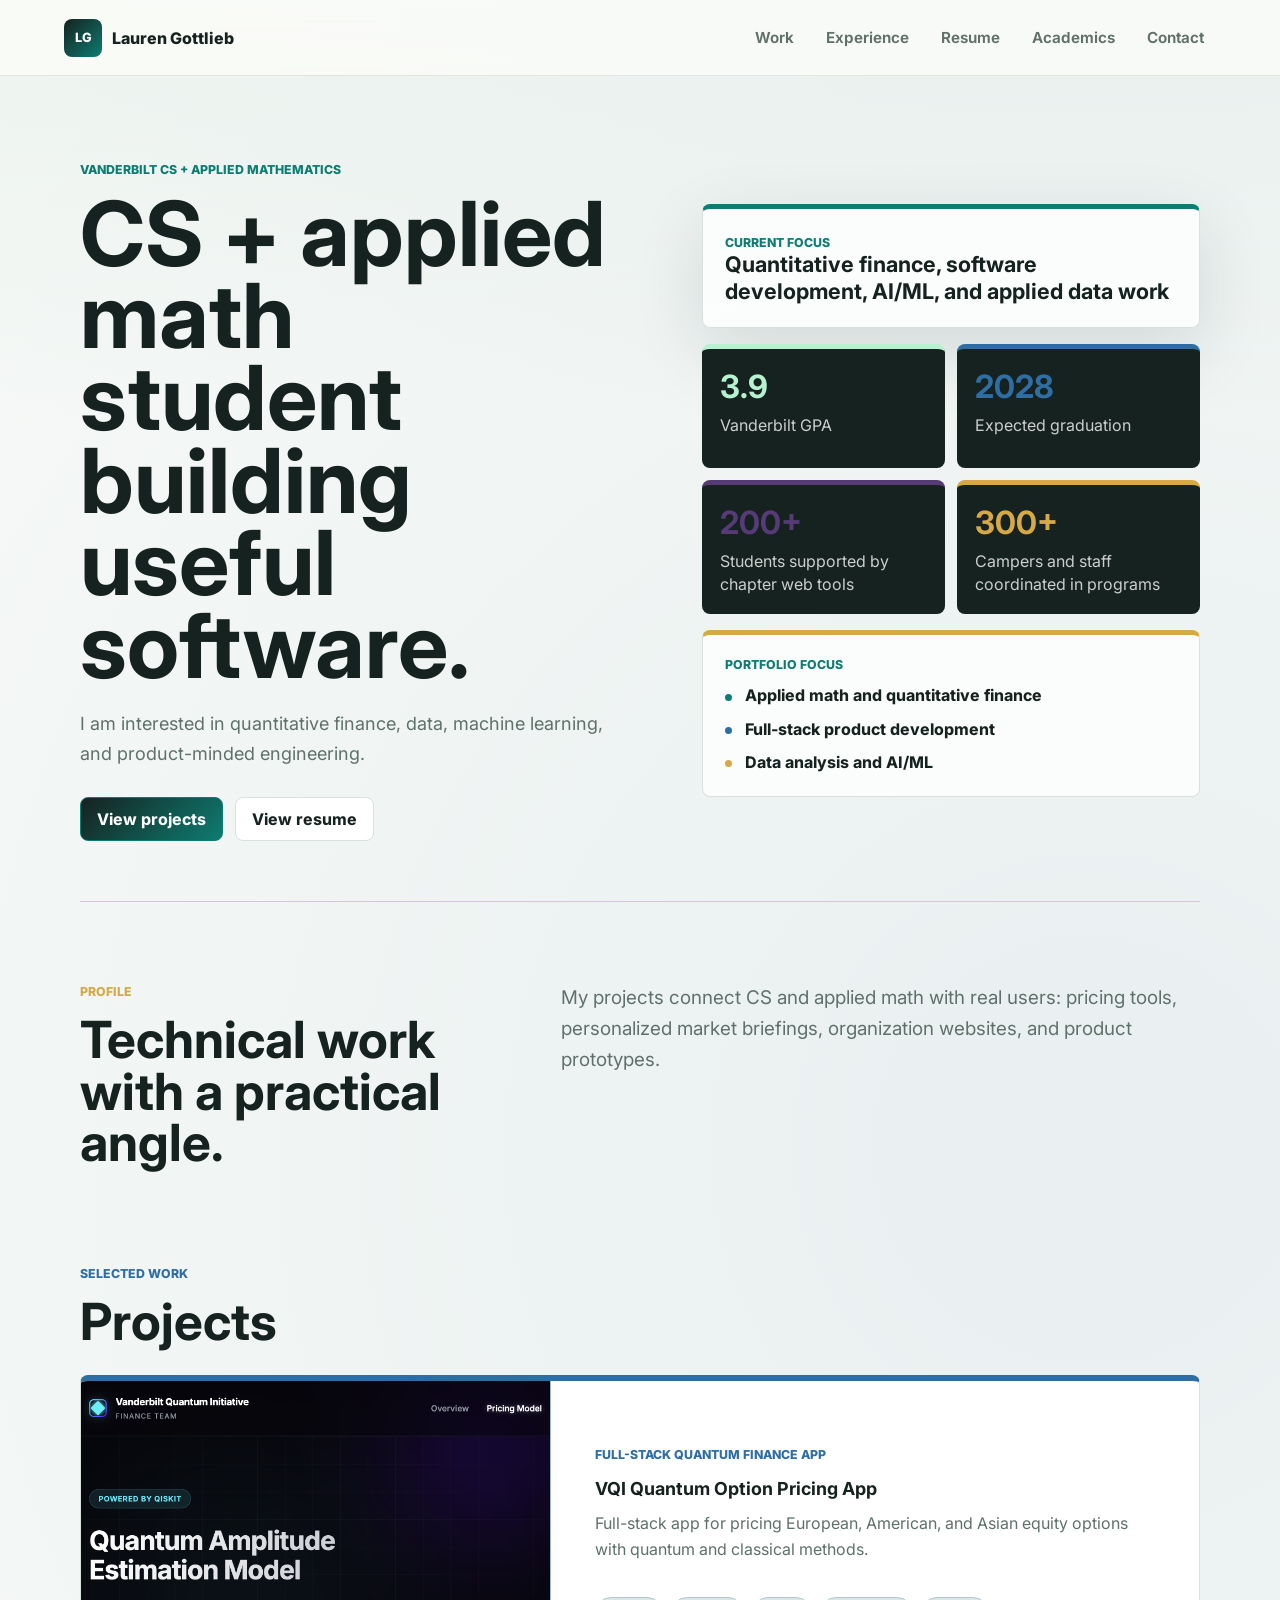
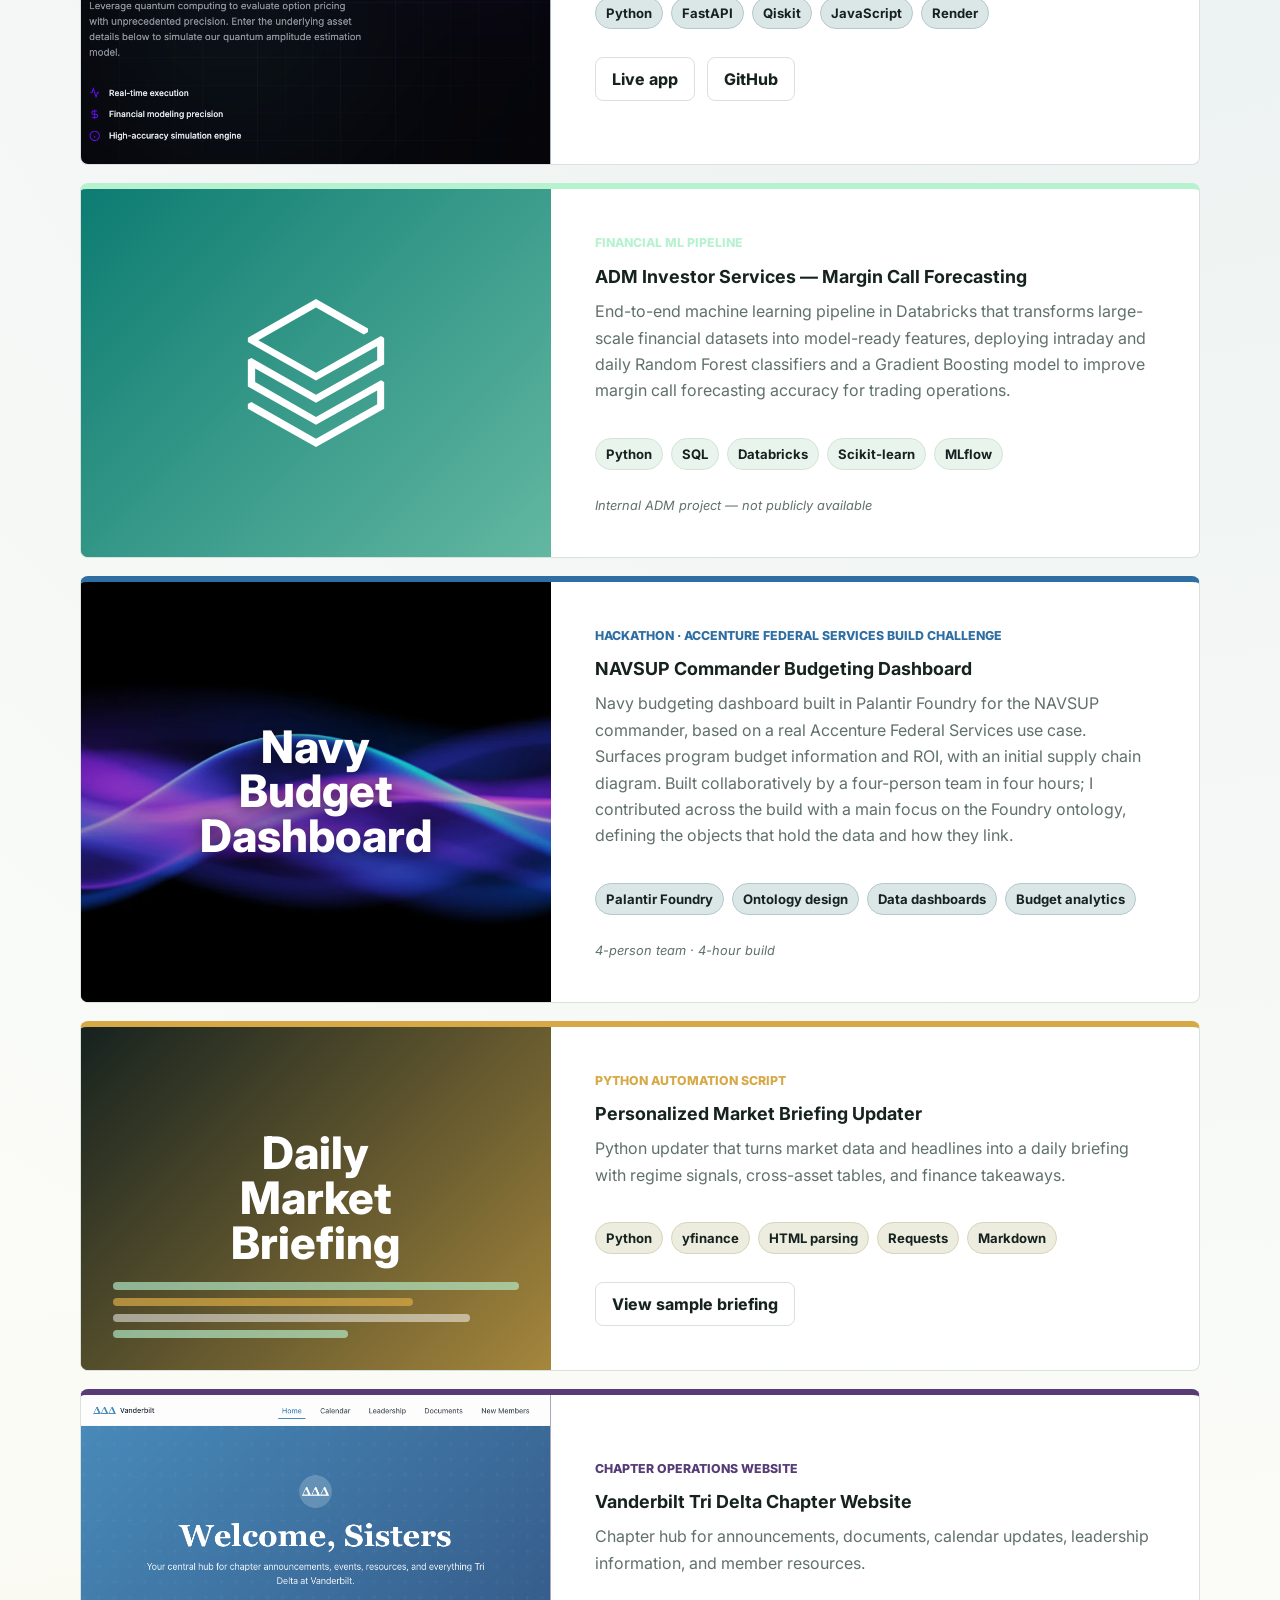
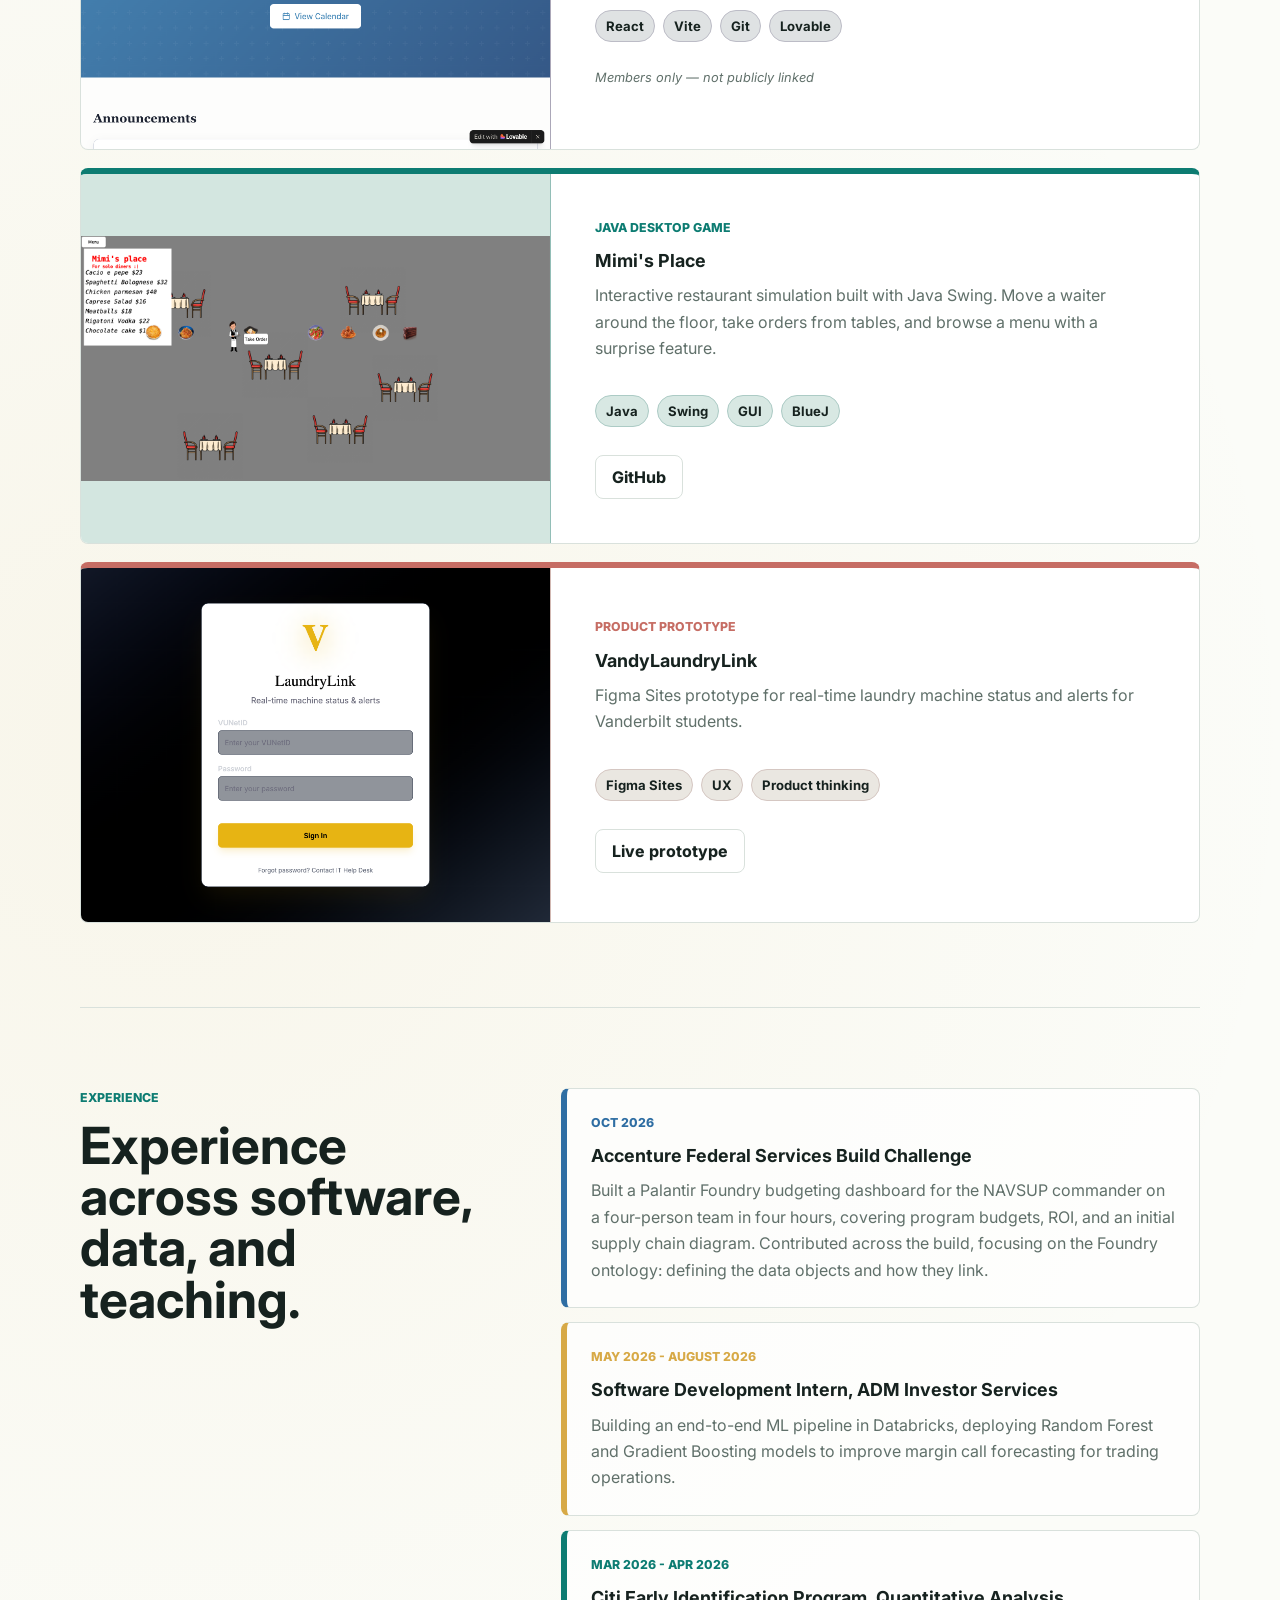
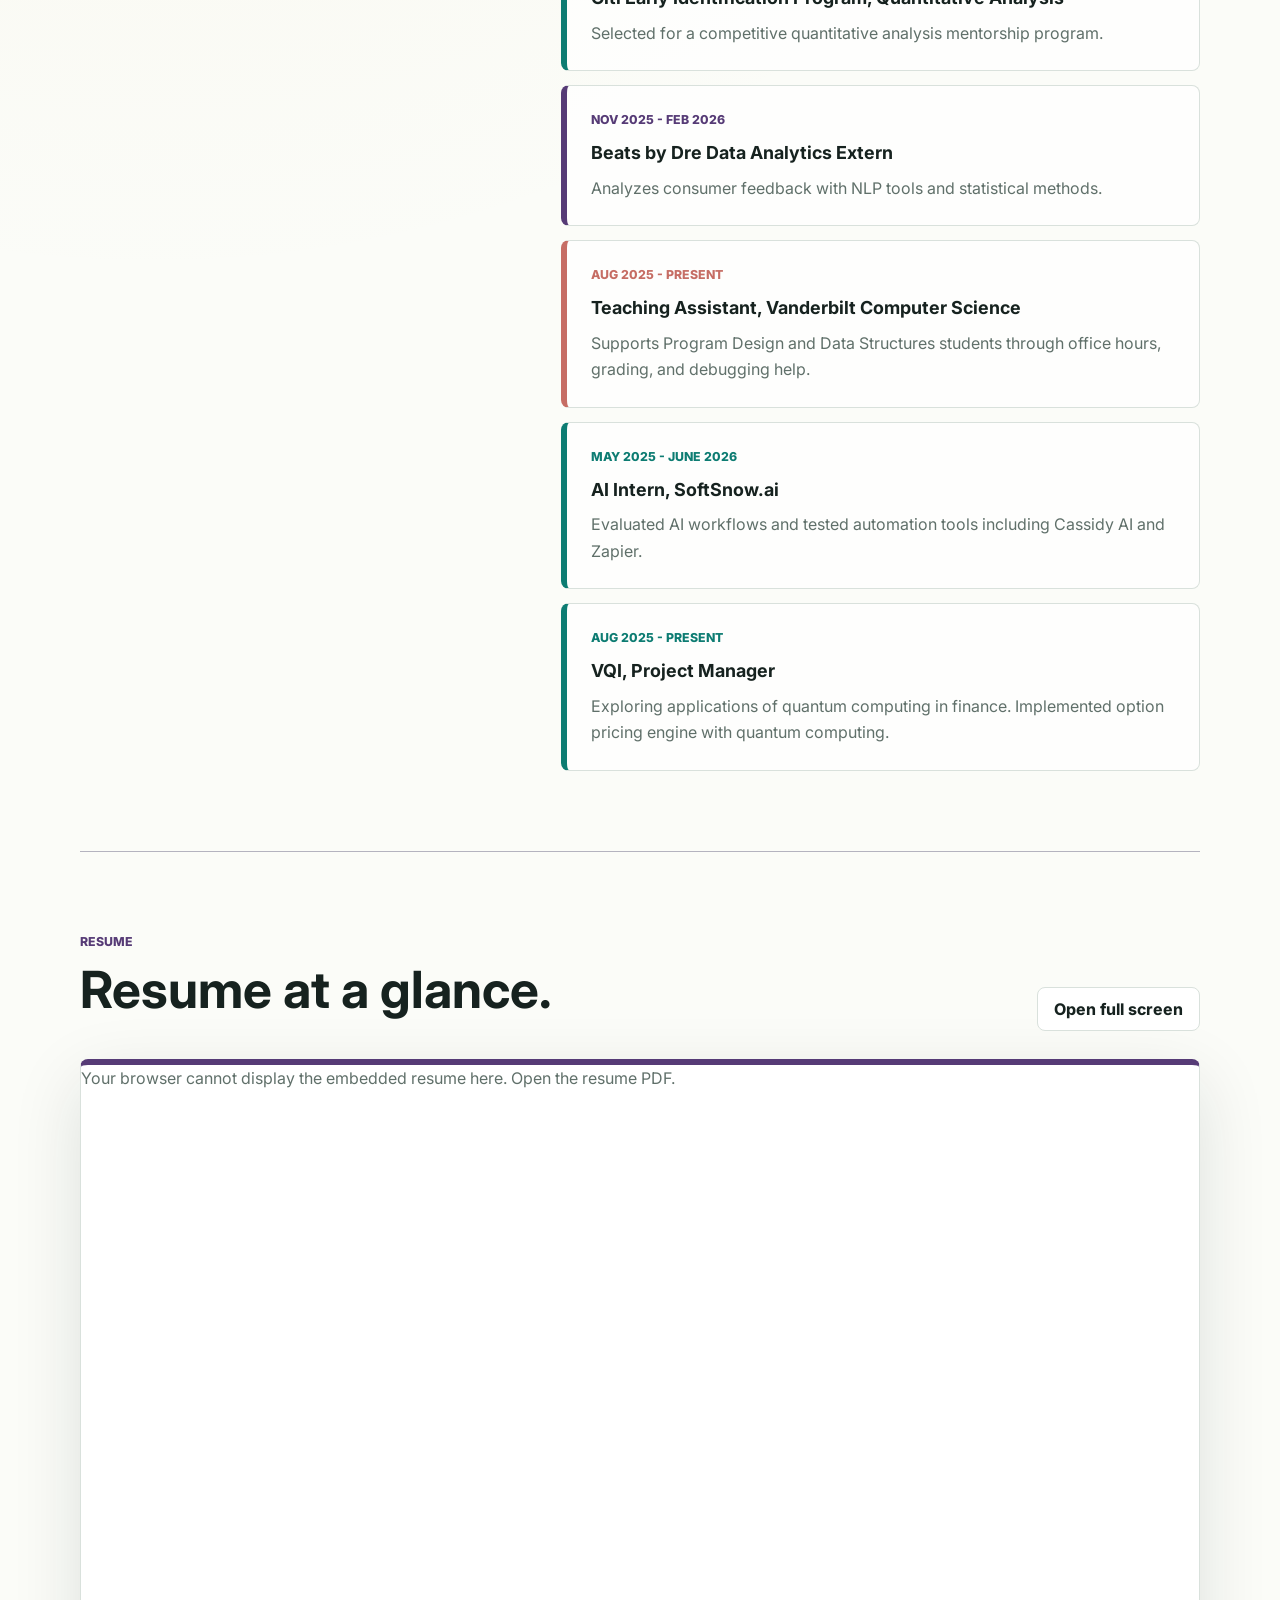
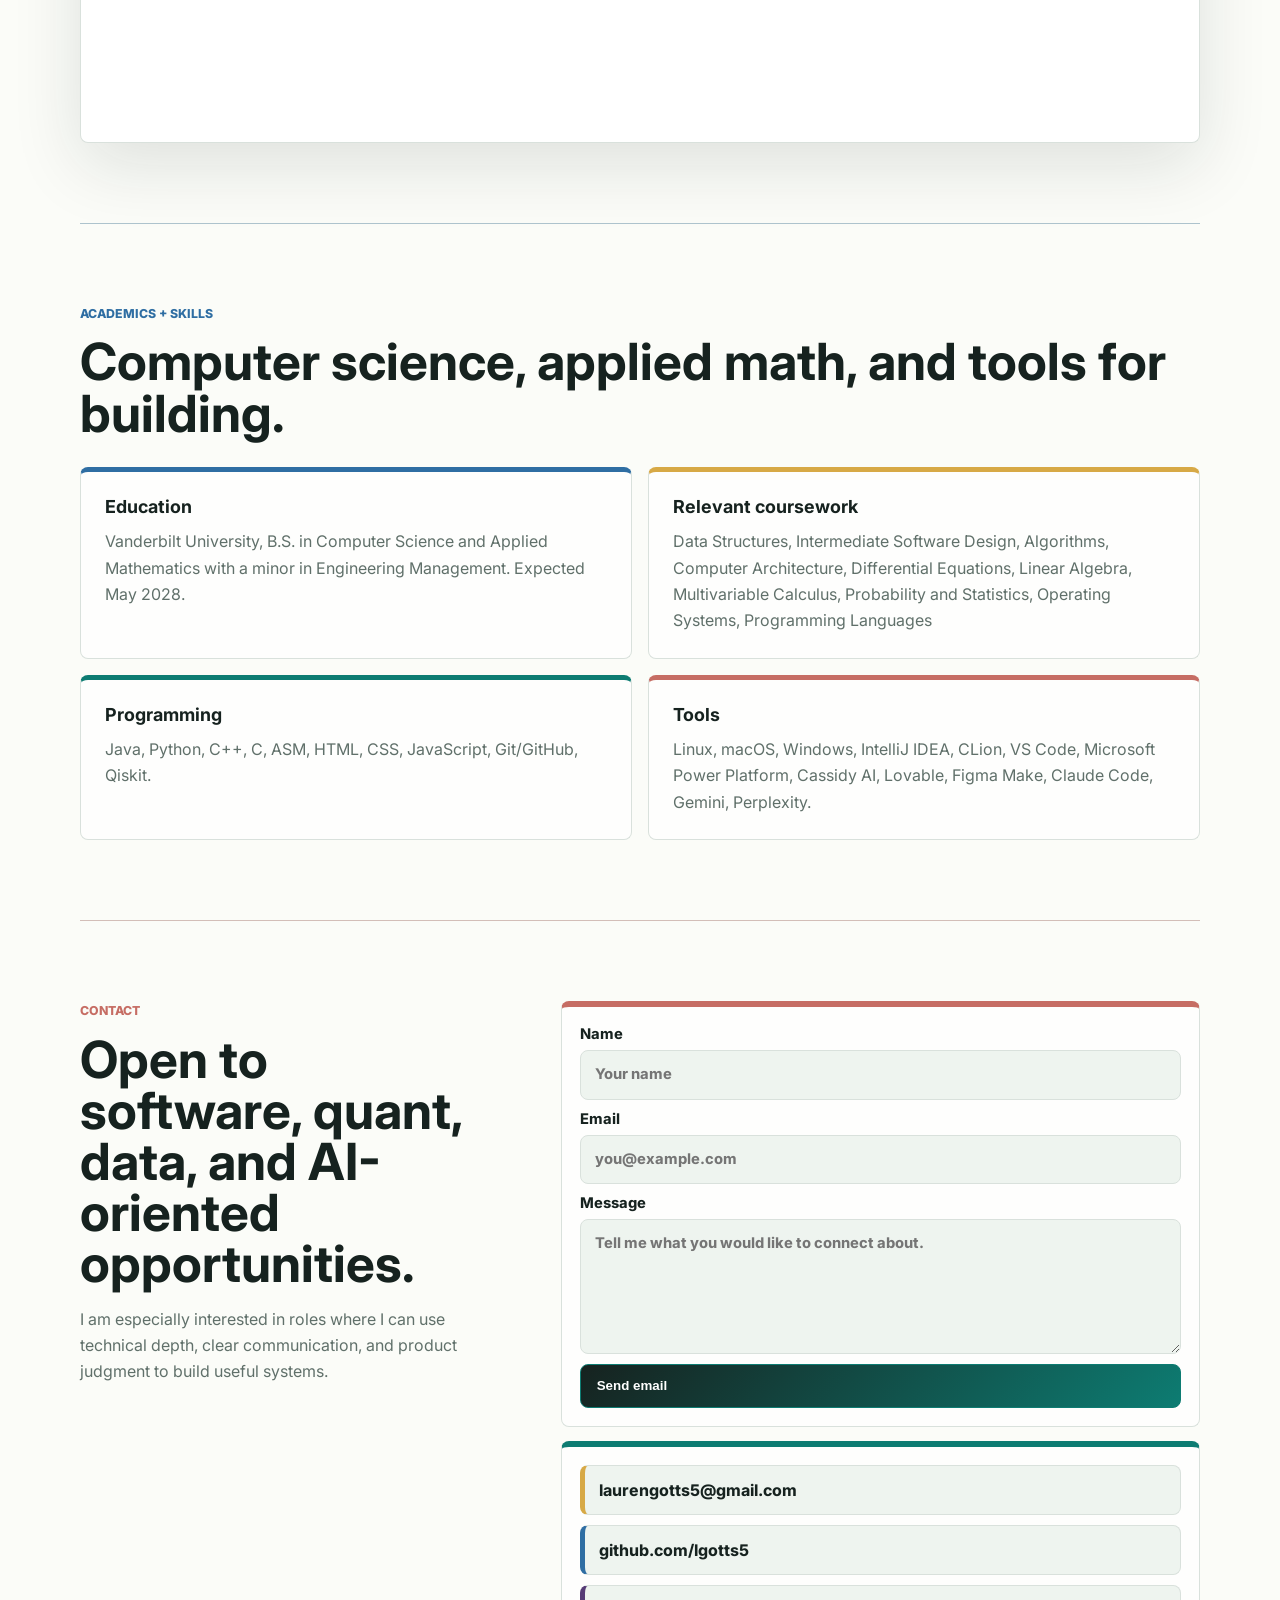
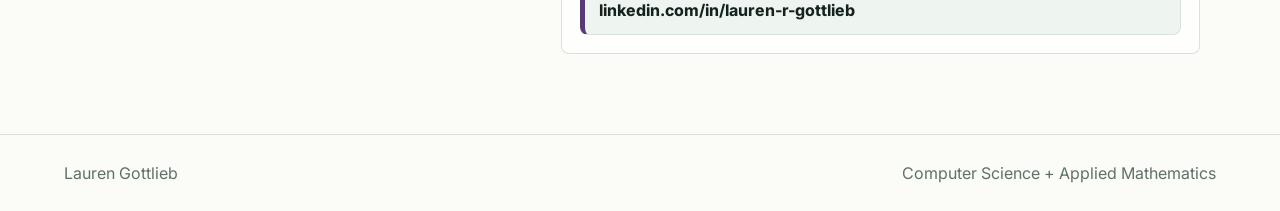
<file: index.html>
<!doctype html>
<html lang="en">
  <head>
    <meta charset="utf-8" />
    <meta name="viewport" content="width=device-width, initial-scale=1" />
    <meta
      name="description"
      content="Lauren Gottlieb is a Vanderbilt Computer Science and Applied Mathematics student building software across quantitative finance, data analytics, and web tools."
    />
    <title>Lauren Gottlieb | CS + Applied Math Portfolio</title>
    <link rel="preconnect" href="https://fonts.googleapis.com" />
    <link rel="preconnect" href="https://fonts.gstatic.com" crossorigin />
    <link
      href="https://fonts.googleapis.com/css2?family=Inter:wght@400;500;600;700;800&display=swap"
      rel="stylesheet"
    />
    <link rel="stylesheet" href="styles.css" />
  </head>
  <body>
    <header class="site-header">
      <a class="brand" href="#top" aria-label="Lauren Gottlieb home">
        <span class="brand-mark">LG</span>
        <span>Lauren Gottlieb</span>
      </a>
      <button class="nav-toggle" type="button" aria-label="Toggle navigation" aria-expanded="false">
        <span></span>
        <span></span>
      </button>
      <nav class="site-nav" aria-label="Main navigation">
        <a href="#work">Work</a>
        <a href="#experience">Experience</a>
        <a href="#resume">Resume</a>
        <a href="#academics">Academics</a>
        <a href="#contact">Contact</a>
      </nav>
    </header>

    <main id="top">
      <section class="hero section-shell">
        <div class="hero-copy">
          <p class="eyebrow">Vanderbilt CS + Applied Mathematics</p>
          <h1>CS + applied math student building useful software.</h1>
          <p class="hero-text">
            I am interested in quantitative finance, data, machine learning, and product-minded
            engineering.
          </p>
          <div class="hero-actions" aria-label="Primary links">
            <a class="button primary" href="#work">View projects</a>
            <a class="button secondary" href="#resume">View resume</a>
          </div>
        </div>
        <div class="hero-panel" aria-label="Portfolio highlights">
          <div class="signal-card">
            <span class="signal-label">Current focus</span>
            <strong>Quantitative finance, software development, AI/ML, and applied data work</strong>
          </div>
          <div class="metric-grid">
            <div>
              <strong>3.9</strong>
              <span>Vanderbilt GPA</span>
            </div>
            <div>
              <strong>2028</strong>
              <span>Expected graduation</span>
            </div>
            <div>
              <strong>200+</strong>
              <span>Students supported by chapter web tools</span>
            </div>
            <div>
              <strong>300+</strong>
              <span>Campers and staff coordinated in programs</span>
            </div>
          </div>
          <div class="focus-list" aria-label="Portfolio focus areas">
            <span>Portfolio focus</span>
            <ul>
              <li>Applied math and quantitative finance</li>
              <li>Full-stack product development</li>
              <li>Data analysis and AI/ML</li>
            </ul>
          </div>
        </div>
      </section>

      <section class="section-shell intro-grid" aria-label="Profile summary">
        <div>
          <p class="section-kicker">Profile</p>
          <h2>Technical work with a practical angle.</h2>
        </div>
        <p>
          My projects connect CS and applied math with real users: pricing tools, personalized
          market briefings, organization websites, and product prototypes.
        </p>
      </section>

      <section class="section-shell" id="work">
        <div class="section-heading">
          <p class="section-kicker">Selected Work</p>
          <h2>Projects</h2>
        </div>
        <div class="project-grid">
          <article class="project-card featured project-quantum">
            <div class="project-visual screenshot-visual">
              <img
                src="assets/vqi-app-screenshot.png"
                alt="Screenshot of the VQI Quantum Option Pricing App interface"
              />
            </div>
            <div class="project-content">
              <p class="project-type">Full-stack quantum finance app</p>
              <h3>VQI Quantum Option Pricing App</h3>
              <p>
                Full-stack app for pricing European, American, and Asian equity options with
                quantum and classical methods.
              </p>
              <ul class="tag-list" aria-label="Technologies">
                <li>Python</li>
                <li>FastAPI</li>
                <li>Qiskit</li>
                <li>JavaScript</li>
                <li>Render</li>
              </ul>
              <div class="link-row">
                <a href="https://vqifinanceapp.onrender.com" target="_blank" rel="noreferrer">Live app</a>
                <a href="https://github.com/lgotts5/vqifinanceapp" target="_blank" rel="noreferrer">GitHub</a>
              </div>
            </div>
          </article>

          <article class="project-card project-adm">
            <div class="project-visual pipeline">
              <img src="assets/databricks-logo.svg" alt="Databricks logo" class="brand-logo" />
            </div>
            <div class="project-content">
              <p class="project-type">Financial ML pipeline</p>
              <h3>ADM Investor Services — Margin Call Forecasting</h3>
              <p>
                End-to-end machine learning pipeline in Databricks that transforms large-scale
                financial datasets into model-ready features, deploying intraday and daily Random
                Forest classifiers and a Gradient Boosting model to improve margin call forecasting
                accuracy for trading operations.
              </p>
              <ul class="tag-list" aria-label="Technologies">
                <li>Python</li>
                <li>SQL</li>
                <li>Databricks</li>
                <li>Scikit-learn</li>
                <li>MLflow</li>
              </ul>
              <div class="link-row">
                <span class="link-note">Internal ADM project — not publicly available</span>
              </div>
            </div>
          </article>

          <article class="project-card project-navy">
            <div class="project-visual navy-dashboard">
              <span>Navy Budget Dashboard</span>
            </div>
            <div class="project-content">
              <p class="project-type">Hackathon · Accenture Federal Services Build Challenge</p>
              <h3>NAVSUP Commander Budgeting Dashboard</h3>
              <p>
                Navy budgeting dashboard built in Palantir Foundry for the NAVSUP commander,
                based on a real Accenture Federal Services use case. Surfaces program budget
                information and ROI, with an initial supply chain diagram. Built
                collaboratively by a four-person team in four hours; I contributed across the
                build with a main focus on the Foundry ontology, defining the objects that hold
                the data and how they link.
              </p>
              <ul class="tag-list" aria-label="Technologies">
                <li>Palantir Foundry</li>
                <li>Ontology design</li>
                <li>Data dashboards</li>
                <li>Budget analytics</li>
              </ul>
              <div class="link-row">
                <span class="link-note">4-person team · 4-hour build</span>
              </div>
            </div>
          </article>

          <article class="project-card project-briefing">
            <div class="project-visual briefing">
              <span>Daily Market Briefing</span>
              <div class="ticker-tape">
                <i></i><i></i><i></i><i></i>
              </div>
            </div>
            <div class="project-content">
              <p class="project-type">Python automation script</p>
              <h3>Personalized Market Briefing Updater</h3>
              <p>
                Python updater that turns market data and headlines into a daily briefing with
                regime signals, cross-asset tables, and finance takeaways.
              </p>
              <ul class="tag-list" aria-label="Technologies">
                <li>Python</li>
                <li>yfinance</li>
                <li>HTML parsing</li>
                <li>Requests</li>
                <li>Markdown</li>
              </ul>
              <div class="link-row">
                <a href="briefing.html" target="_blank" rel="noreferrer">View sample briefing</a>
              </div>
            </div>
          </article>

          <article class="project-card project-community">
            <div class="project-visual screenshot-visual">
              <img
                src="assets/tridelta-screenshot.png"
                alt="Screenshot of the Vanderbilt Tri Delta chapter website"
              />
            </div>
            <div class="project-content">
              <p class="project-type">Chapter operations website</p>
              <h3>Vanderbilt Tri Delta Chapter Website</h3>
              <p>
                Chapter hub for announcements, documents, calendar updates, leadership information,
                and member resources.
              </p>
              <ul class="tag-list" aria-label="Technologies">
                <li>React</li>
                <li>Vite</li>
                <li>Git</li>
                <li>Lovable</li>
              </ul>
              <div class="link-row">
                <span class="link-note">Members only — not publicly linked</span>
              </div>
            </div>
          </article>

          <article class="project-card project-restaurant">
            <div class="project-visual screenshot-visual">
              <img
                src="assets/restaurant-screenshot.png"
                alt="Screenshot of Mimi's Place restaurant simulation"
                style="object-fit: contain; object-position: center;"
              />
            </div>
            <div class="project-content">
              <p class="project-type">Java desktop game</p>
              <h3>Mimi's Place</h3>
              <p>
                Interactive restaurant simulation built with Java Swing. Move a waiter around the floor, take orders from tables, and browse a menu with a surprise feature.
              </p>
              <ul class="tag-list" aria-label="Technologies">
                <li>Java</li>
                <li>Swing</li>
                <li>GUI</li>
                <li>BlueJ</li>
              </ul>
              <div class="link-row">
                <a href="https://github.com/lgotts5/restaurant-simulation" target="_blank" rel="noreferrer">GitHub</a>
              </div>
            </div>
          </article>

          <article class="project-card project-product">
            <div class="project-visual screenshot-visual">
              <img
                src="assets/laundrylink-screenshot.png"
                alt="Screenshot of the VandyLaundryLink prototype"
              />
            </div>
            <div class="project-content">
              <p class="project-type">Product prototype</p>
              <h3>VandyLaundryLink</h3>
              <p>
                Figma Sites prototype for real-time laundry machine status and alerts for
                Vanderbilt students.
              </p>
              <ul class="tag-list" aria-label="Technologies">
                <li>Figma Sites</li>
                <li>UX</li>
                <li>Product thinking</li>
              </ul>
              <div class="link-row">
                <a href="https://hire-zero-86492255.figma.site" target="_blank" rel="noreferrer">Live prototype</a>
              </div>
            </div>
          </article>
        </div>
      </section>

      <section class="section-shell two-column" id="experience">
        <div class="section-heading sticky-heading">
          <p class="section-kicker">Experience</p>
          <h2>Experience across software, data, and teaching.</h2>
        </div>
        <div class="timeline">
          <article class="timeline-item">
            <p class="date">Oct 2026</p>
            <h3>Accenture Federal Services Build Challenge</h3>
            <p>
              Built a Palantir Foundry budgeting dashboard for the NAVSUP commander on a
              four-person team in four hours, covering program budgets, ROI, and an initial
              supply chain diagram. Contributed across the build, focusing on the Foundry
              ontology: defining the data objects and how they link.
            </p>
          </article>
          <article class="timeline-item">
            <p class="date">May 2026 - August 2026</p>
            <h3>Software Development Intern, ADM Investor Services</h3>
            <p>
              Building an end-to-end ML pipeline in Databricks, deploying Random Forest and
              Gradient Boosting models to improve margin call forecasting for trading operations.
            </p>
          </article>
          <article class="timeline-item">
            <p class="date">Mar 2026 - Apr 2026</p>
            <h3>Citi Early Identification Program, Quantitative Analysis</h3>
            <p>
              Selected for a competitive quantitative analysis mentorship program.
            </p>
          </article>
          <article class="timeline-item">
            <p class="date">Nov 2025 - Feb 2026</p>
            <h3>Beats by Dre Data Analytics Extern</h3>
            <p>
              Analyzes consumer feedback with NLP tools and statistical methods.
            </p>
          </article>
          <article class="timeline-item">
            <p class="date">Aug 2025 - Present</p>
            <h3>Teaching Assistant, Vanderbilt Computer Science</h3>
            <p>
              Supports Program Design and Data Structures students through office hours, grading,
              and debugging help.
            </p>
          </article>
          <article class="timeline-item">
            <p class="date">May 2025 - June 2026</p>
            <h3>AI Intern, SoftSnow.ai</h3>
            <p>
              Evaluated AI workflows and tested automation tools including Cassidy AI and Zapier.
            </p>
          </article>
          <article class="timeline-item">
            <p class="date">Aug 2025 - Present</p>
            <h3>VQI, Project Manager</h3>
            <p>
              Exploring applications of quantum computing in finance. Implemented option pricing engine with quantum computing.
            </p>
          </article>
        </div>
      </section>

      <section class="section-shell resume-section" id="resume">
        <div class="section-heading resume-heading">
          <div>
            <p class="section-kicker">Resume</p>
            <h2>Resume at a glance.</h2>
          </div>
          <a class="button secondary" href="assets/Lauren Gottlieb resume.pdf" target="_blank" rel="noreferrer">
            Open full screen
          </a>
        </div>
        <div class="resume-frame" aria-label="Embedded resume PDF">
          <object data="assets/Lauren Gottlieb resume.pdf#toolbar=0" type="application/pdf">
            <p>
              Your browser cannot display the embedded resume here.
              <a href="assets/Lauren Gottlieb resume.pdf" target="_blank" rel="noreferrer">Open the resume PDF</a>.
            </p>
          </object>
        </div>
      </section>

      <section class="section-shell skills-band" id="academics">
        <div class="section-heading">
          <p class="section-kicker">Academics + Skills</p>
          <h2>Computer science, applied math, and tools for building.</h2>
        </div>
        <div class="skills-grid">
          <div class="skill-block">
            <h3>Education</h3>
            <p>
              Vanderbilt University, B.S. in Computer Science and Applied Mathematics with a minor
              in Engineering Management. Expected May 2028.
            </p>
          </div>
          <div class="skill-block">
            <h3>Relevant coursework</h3>
            <p>
              Data Structures, Intermediate Software Design, Algorithms, Computer Architecture,
              Differential Equations, Linear Algebra, Multivariable Calculus, Probability and Statistics, Operating Systems, Programming Languages
            </p>
          </div>
          <div class="skill-block">
            <h3>Programming</h3>
            <p>Java, Python, C++, C, ASM, HTML, CSS, JavaScript, Git/GitHub, Qiskit.</p>
          </div>
          <div class="skill-block">
            <h3>Tools</h3>
            <p>
              Linux, macOS, Windows, IntelliJ IDEA, CLion, VS Code, Microsoft Power Platform,
              Cassidy AI, Lovable, Figma Make, Claude Code, Gemini, Perplexity.
            </p>
          </div>
        </div>
      </section>

      <section class="section-shell contact-section" id="contact">
        <div>
          <p class="section-kicker">Contact</p>
          <h2>Open to software, quant, data, and AI-oriented opportunities.</h2>
          <p>
            I am especially interested in roles where I can use technical depth, clear communication,
            and product judgment to build useful systems.
          </p>
        </div>
        <div class="contact-stack">
          <form class="contact-form" id="contact-form">
            <label>
              Name
              <input name="name" type="text" autocomplete="name" placeholder="Your name" required />
            </label>
            <label>
              Email
              <input name="email" type="email" autocomplete="email" placeholder="you@example.com" required />
            </label>
            <label>
              Message
              <textarea name="message" rows="5" placeholder="Tell me what you would like to connect about." required></textarea>
            </label>
            <button class="button primary" type="submit">Send email</button>
          </form>
          <div class="contact-card" aria-label="Profile links">
            <a href="mailto:laurengotts5@gmail.com" target="_blank" rel="noreferrer">laurengotts5@gmail.com</a>
            <a href="https://github.com/lgotts5" target="_blank" rel="noreferrer">github.com/lgotts5</a>
            <a href="https://www.linkedin.com/in/lauren-r-gottlieb/" target="_blank" rel="noreferrer">linkedin.com/in/lauren-r-gottlieb</a>
          </div>
        </div>
      </section>
    </main>

    <footer class="site-footer">
      <span>Lauren Gottlieb</span>
      <span>Computer Science + Applied Mathematics</span>
    </footer>

    <script src="script.js"></script>
  </body>
</html>
</file>
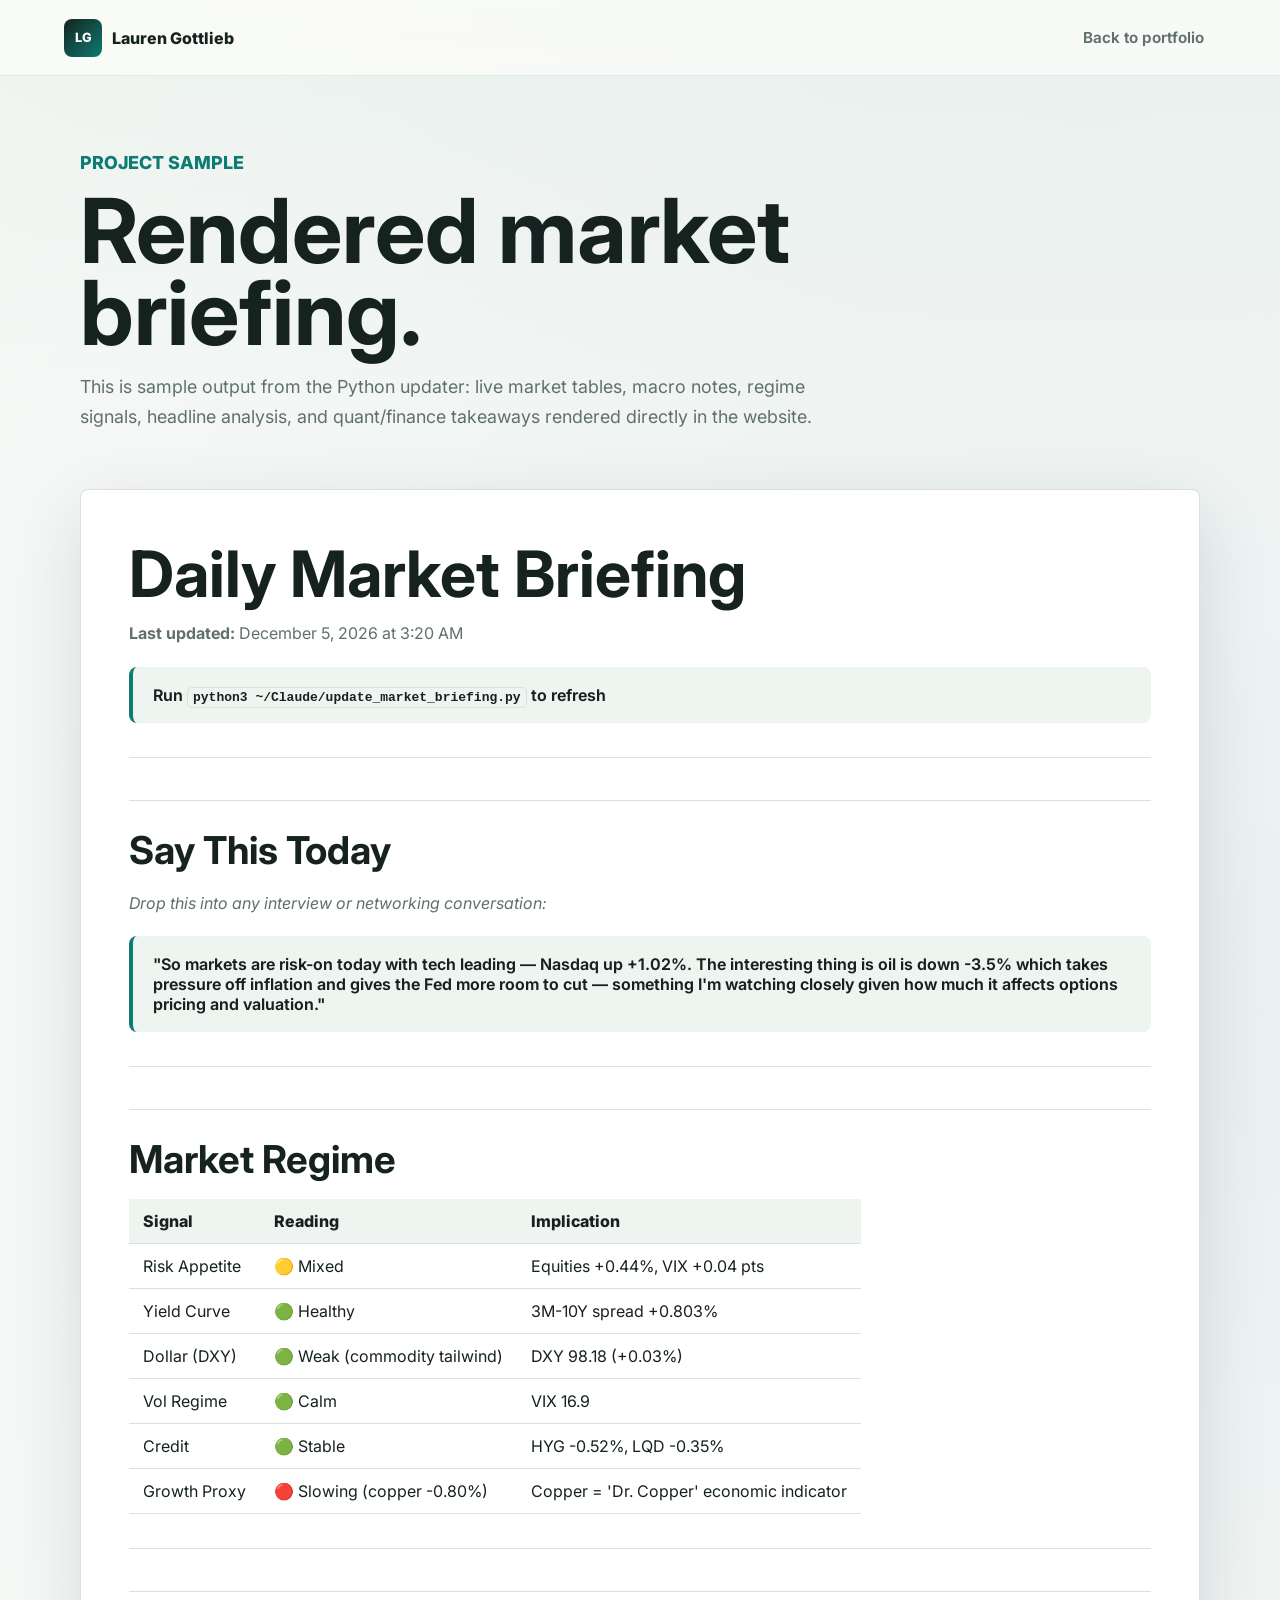
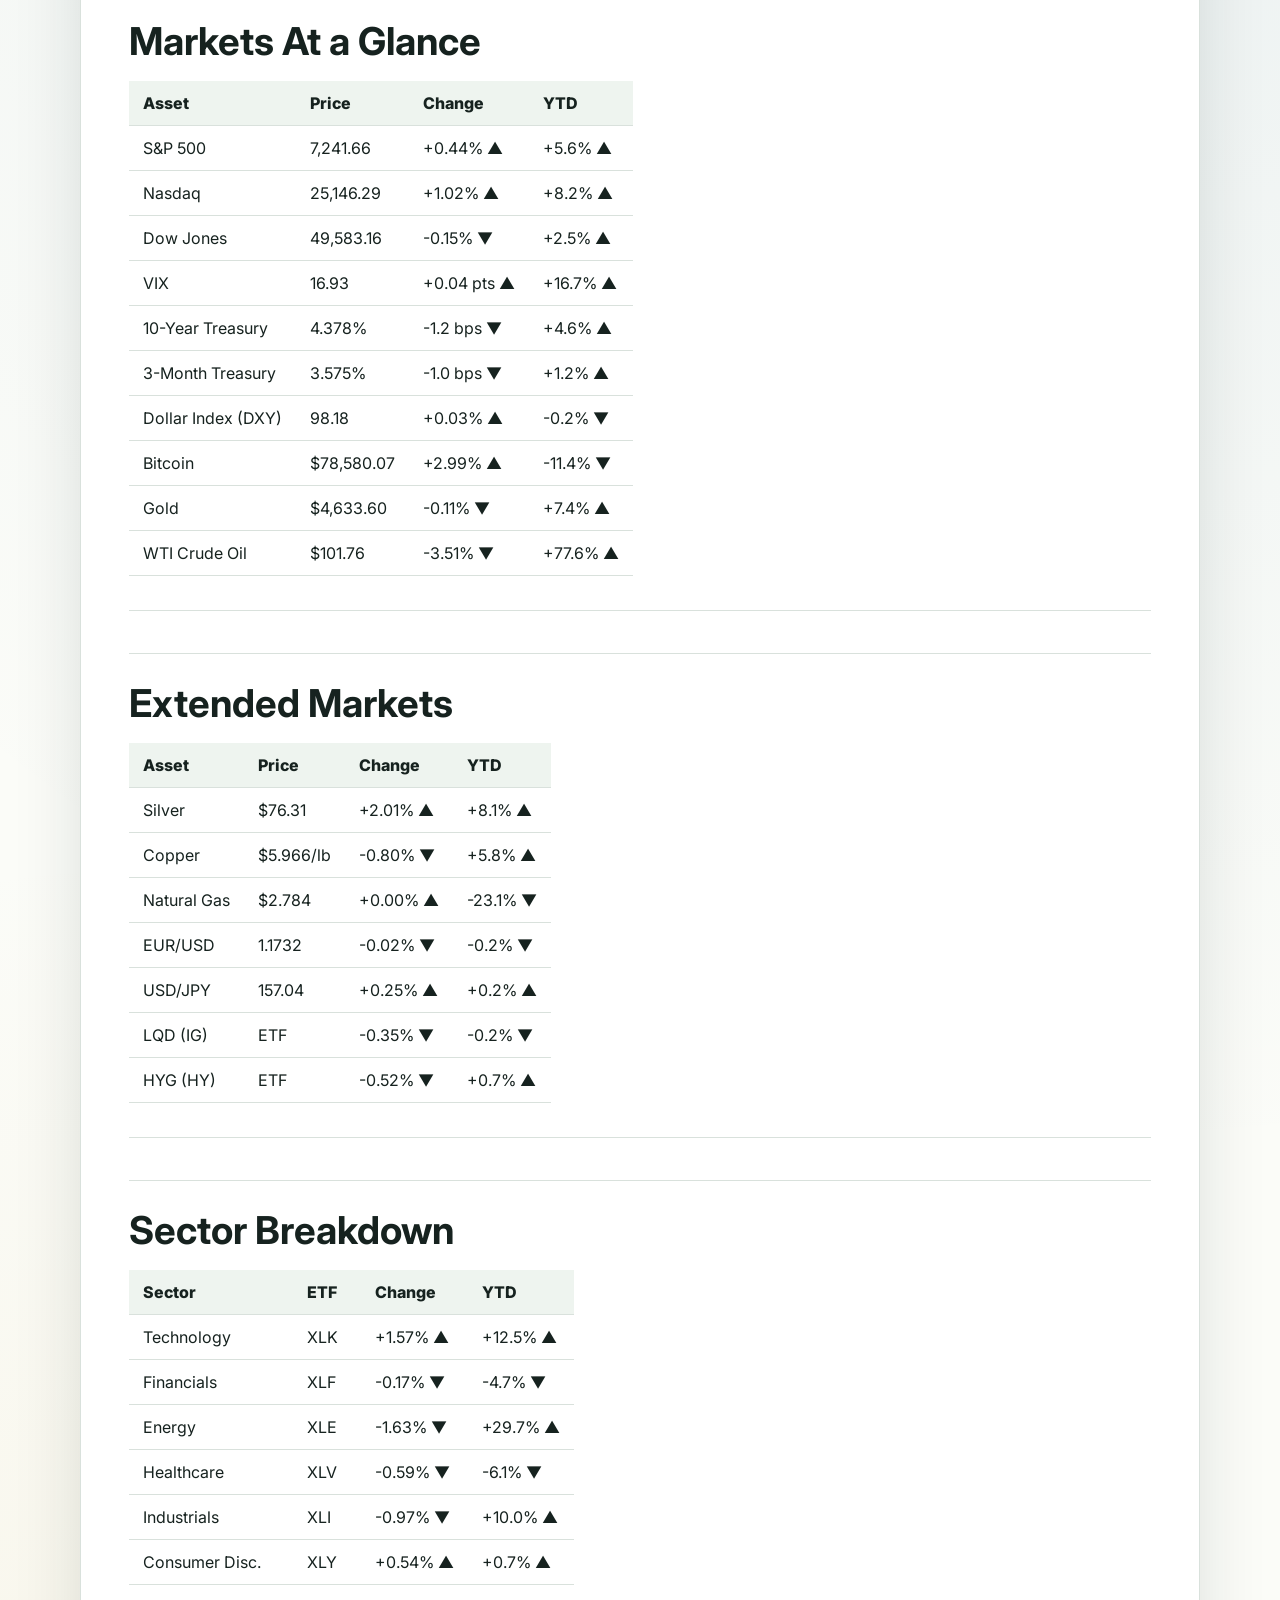
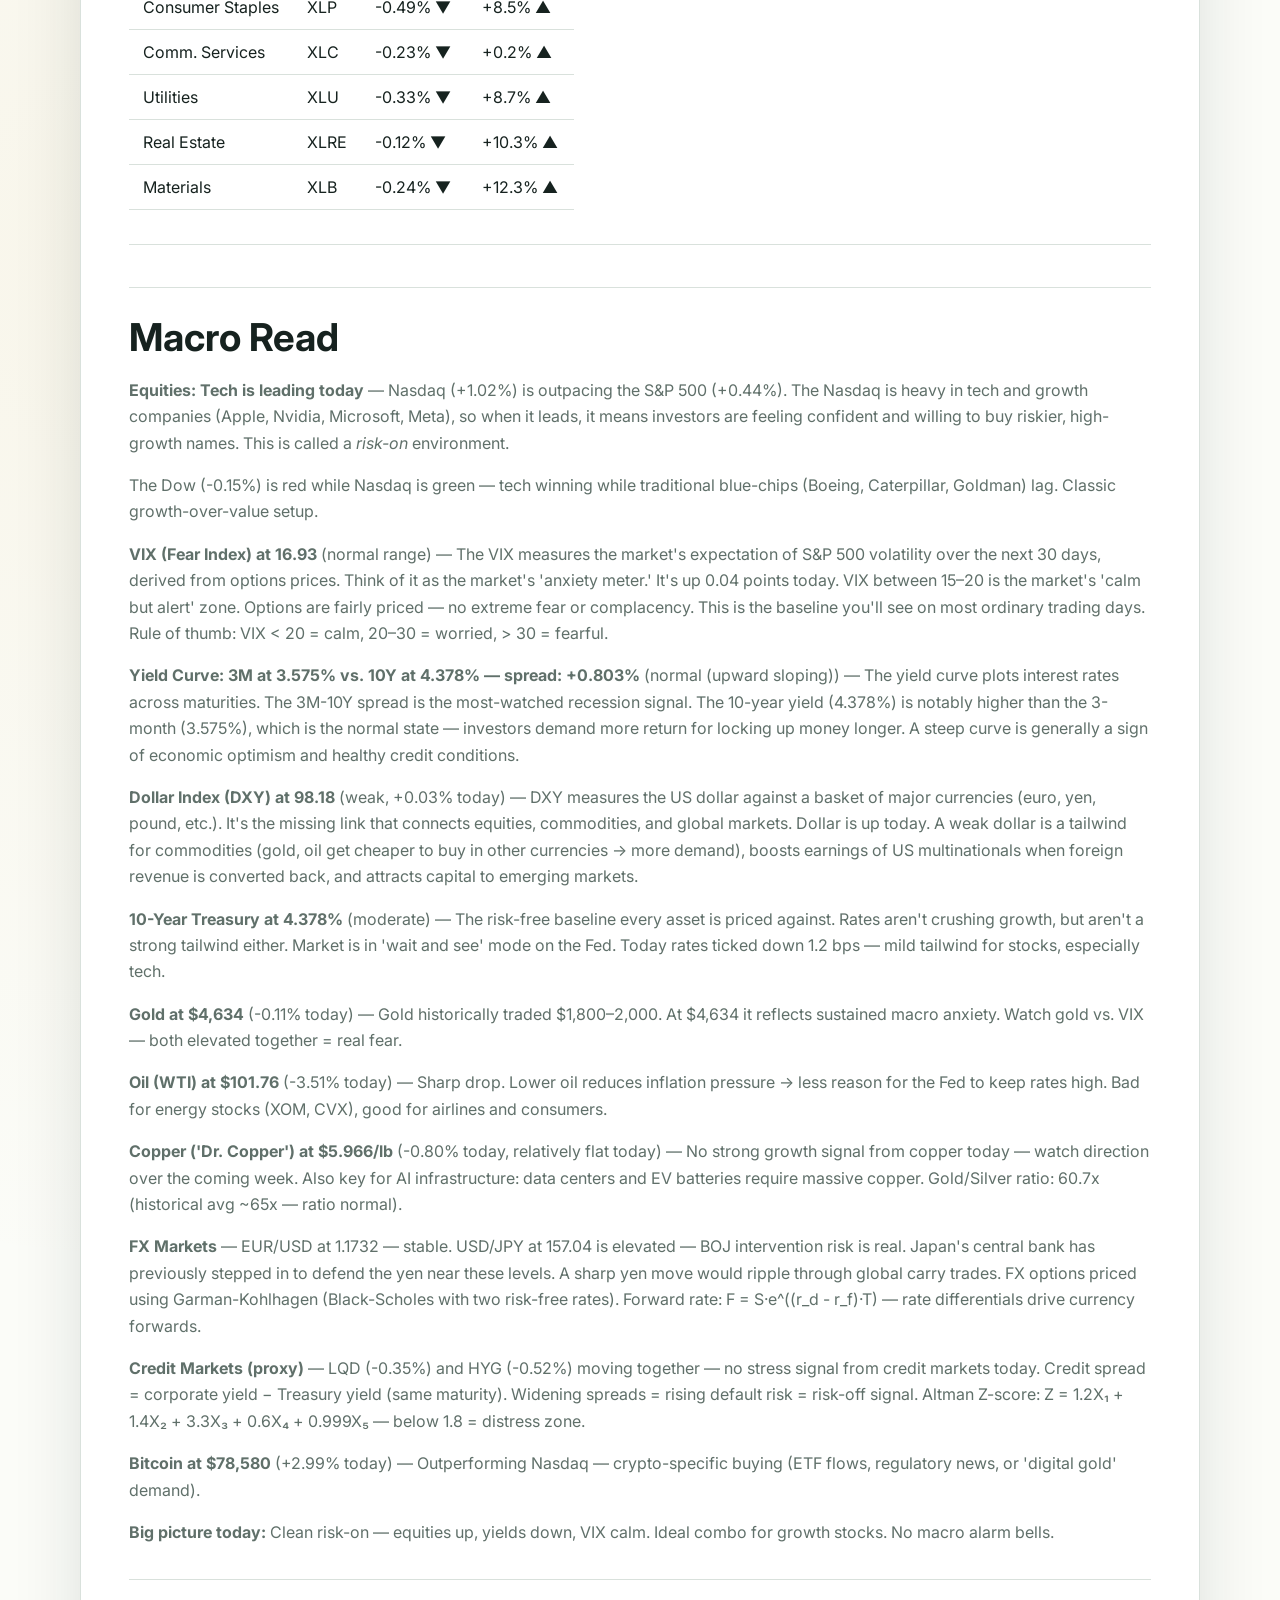
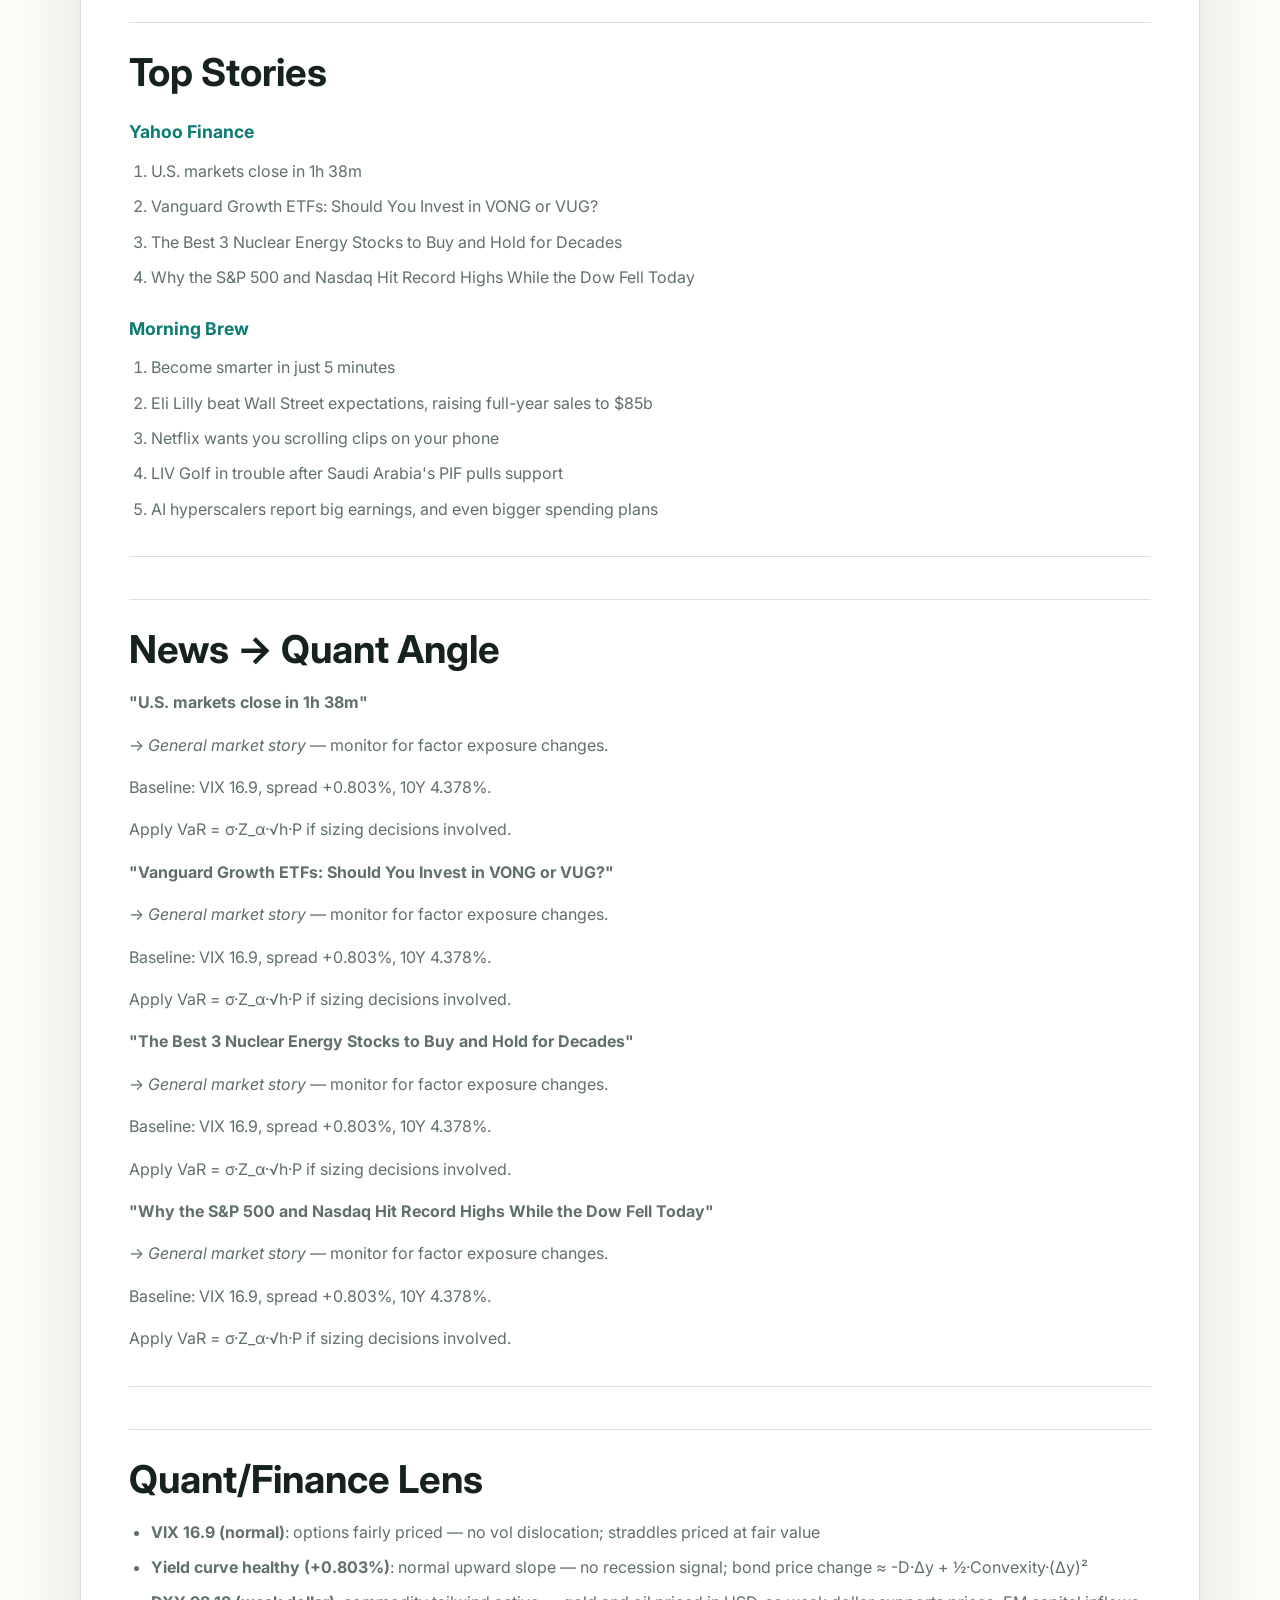
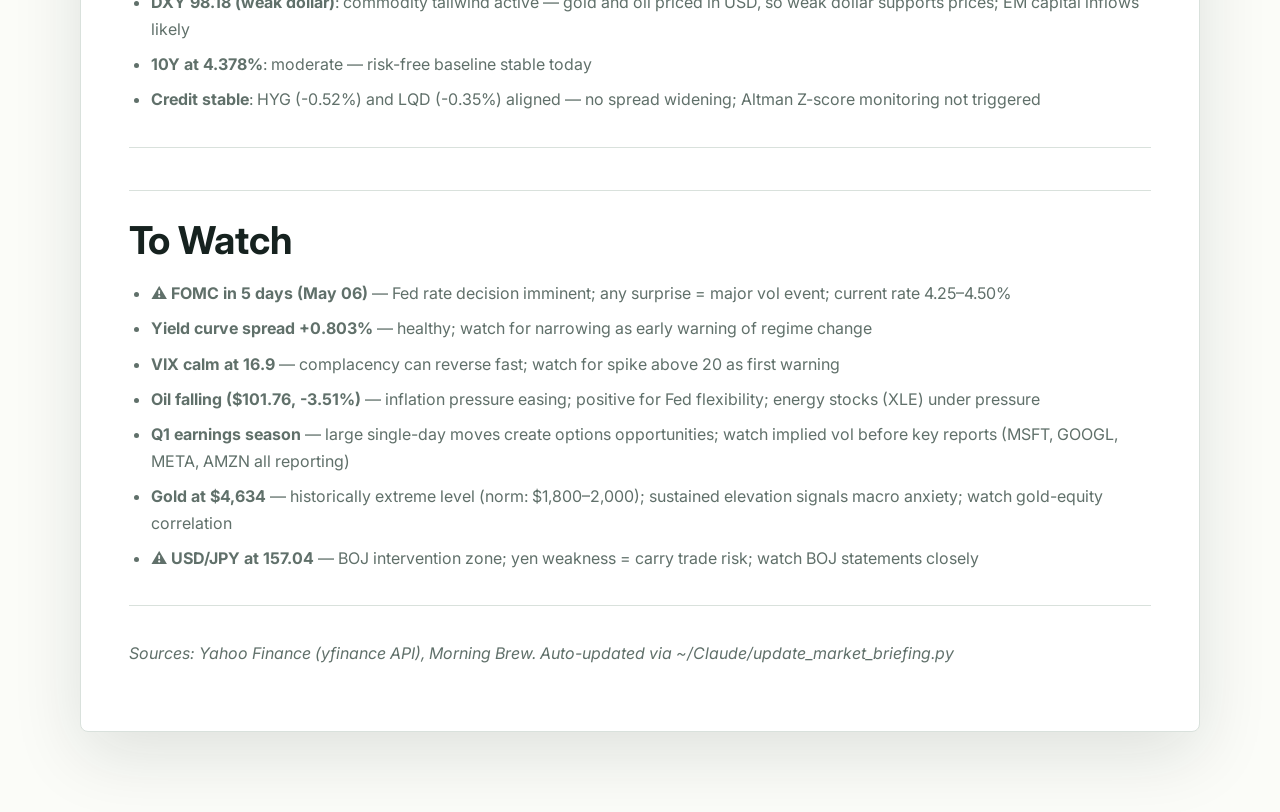
<file: briefing.html>
<!doctype html>
<html lang="en">
  <head>
    <meta charset="utf-8" />
    <meta name="viewport" content="width=device-width, initial-scale=1" />
    <meta
      name="description"
      content="Rendered sample output from Lauren Gottlieb's personalized market briefing updater."
    />
    <title>Sample Market Briefing | Lauren Gottlieb</title>
    <link rel="preconnect" href="https://fonts.googleapis.com" />
    <link rel="preconnect" href="https://fonts.gstatic.com" crossorigin />
    <link
      href="https://fonts.googleapis.com/css2?family=Inter:wght@400;500;600;700;800&display=swap"
      rel="stylesheet"
    />
    <link rel="stylesheet" href="styles.css" />
    <link rel="stylesheet" href="briefing.css" />
  </head>
  <body>
    <header class="site-header">
      <a class="brand" href="index.html#top" aria-label="Lauren Gottlieb home">
        <span class="brand-mark">LG</span>
        <span>Lauren Gottlieb</span>
      </a>
      <nav class="site-nav briefing-nav" aria-label="Briefing navigation">
        <a href="index.html#work">Back to portfolio</a>
      </nav>
    </header>

    <main class="briefing-page">
      <section class="section-shell briefing-hero">
        <p class="section-kicker">Project Sample</p>
        <h1>Rendered market briefing.</h1>
        <p>
          This is sample output from the Python updater: live market tables, macro notes,
          regime signals, headline analysis, and quant/finance takeaways rendered directly
          in the website.
        </p>
      </section>

      <article class="section-shell briefing-document" id="briefing-output" aria-live="polite">
        <p>Loading briefing...</p>
      </article>
    </main>

    <script src="briefing.js"></script>
  </body>
</html>
</file>
<file: styles.css>
:root {
  --ink: #16221f;
  --muted: #60706a;
  --line: #d9e1dc;
  --paper: #fbfcf8;
  --soft: #eef4ef;
  --mint: #b7f2d0;
  --teal: #0d7c72;
  --blue: #2f6ea3;
  --plum: #563b76;
  --gold: #d7a946;
  --rose: #c66d64;
  --white: #ffffff;
  --shadow: 0 22px 70px rgba(20, 35, 31, 0.12);
}

* {
  box-sizing: border-box;
}

html {
  scroll-behavior: smooth;
}

body {
  margin: 0;
  font-family: Inter, system-ui, -apple-system, BlinkMacSystemFont, "Segoe UI", sans-serif;
  color: var(--ink);
  background:
    radial-gradient(circle at 85% 14%, rgba(47, 110, 163, 0.09), transparent 28%),
    radial-gradient(circle at 12% 48%, rgba(215, 169, 70, 0.08), transparent 26%),
    linear-gradient(180deg, rgba(238, 244, 239, 0.8), rgba(251, 252, 248, 0) 420px),
    var(--paper);
}

a {
  color: inherit;
  text-decoration: none;
}

.site-header {
  position: sticky;
  top: 0;
  z-index: 10;
  display: flex;
  align-items: center;
  justify-content: space-between;
  gap: 24px;
  padding: 18px clamp(20px, 5vw, 72px);
  background: rgba(251, 252, 248, 0.86);
  border-bottom: 1px solid rgba(217, 225, 220, 0.75);
  backdrop-filter: blur(16px);
}

.brand {
  display: inline-flex;
  align-items: center;
  gap: 10px;
  font-weight: 800;
}

.brand-mark {
  display: grid;
  width: 38px;
  height: 38px;
  place-items: center;
  color: var(--white);
  background: linear-gradient(135deg, var(--ink), var(--teal));
  border-radius: 8px;
  font-size: 0.8rem;
}

.site-nav {
  display: flex;
  align-items: center;
  gap: 8px;
}

.site-nav a {
  padding: 10px 12px;
  color: var(--muted);
  border-radius: 8px;
  font-size: 0.95rem;
  font-weight: 650;
}

.site-nav a:hover {
  color: var(--ink);
  background: var(--soft);
}

.nav-toggle {
  display: none;
}

.section-shell {
  width: min(1120px, calc(100% - 40px));
  margin: 0 auto;
}

.hero {
  display: grid;
  grid-template-columns: minmax(0, 1.05fr) minmax(320px, 0.95fr);
  gap: clamp(32px, 6vw, 72px);
  align-items: center;
  min-height: calc(100vh - 75px);
  padding: 72px 0 48px;
}

.eyebrow,
.section-kicker,
.project-type,
.date,
.signal-label {
  margin: 0 0 12px;
  color: var(--teal);
  font-size: 0.77rem;
  font-weight: 800;
  letter-spacing: 0;
  text-transform: uppercase;
}

h1,
h2,
h3,
p {
  margin-top: 0;
}

h1 {
  max-width: 740px;
  margin-bottom: 22px;
  font-size: clamp(3.1rem, 7vw, 6.8rem);
  line-height: 0.92;
  letter-spacing: 0;
}

h2 {
  margin-bottom: 16px;
  font-size: clamp(2rem, 4vw, 3.7rem);
  line-height: 1;
  letter-spacing: 0;
}

h3 {
  margin-bottom: 10px;
  font-size: 1.12rem;
  line-height: 1.25;
}

p {
  color: var(--muted);
  line-height: 1.65;
}

.hero-text {
  max-width: 650px;
  font-size: 1.13rem;
}

.hero-actions,
.link-row {
  display: flex;
  flex-wrap: wrap;
  gap: 12px;
  margin-top: 28px;
}

.link-note {
  font-size: 0.8rem;
  color: var(--muted, #888);
  font-style: italic;
  align-self: center;
}

.button,
.link-row a {
  display: inline-flex;
  align-items: center;
  min-height: 44px;
  padding: 0 16px;
  border: 1px solid var(--line);
  border-radius: 8px;
  font-weight: 750;
}

.button.primary {
  color: var(--white);
  background: linear-gradient(135deg, var(--ink), var(--teal));
  border-color: var(--teal);
}

.button.secondary,
.link-row a {
  background: var(--white);
}

.button:hover,
.link-row a:hover,
.contact-card a:hover {
  transform: translateY(-1px);
  box-shadow: 0 10px 24px rgba(20, 35, 31, 0.1);
}

.button.primary:hover {
  border-color: var(--gold);
  box-shadow: 0 12px 28px rgba(13, 124, 114, 0.2);
}

.hero-panel {
  display: grid;
  gap: 16px;
}

.signal-card,
.code-window,
.focus-list,
.skill-block,
.contact-card,
.contact-form,
.resume-frame {
  background: rgba(255, 255, 255, 0.78);
  border: 1px solid var(--line);
  border-radius: 8px;
  box-shadow: var(--shadow);
}

.signal-card {
  padding: 22px;
  border-top: 5px solid var(--teal);
}

.signal-card strong {
  display: block;
  font-size: 1.35rem;
  line-height: 1.25;
}

.metric-grid {
  display: grid;
  grid-template-columns: repeat(2, minmax(0, 1fr));
  gap: 12px;
}

.metric-grid div {
  min-height: 124px;
  padding: 18px;
  background: var(--ink);
  border-top: 5px solid var(--metric-accent, var(--mint));
  border-radius: 8px;
}

.metric-grid div:nth-child(1) {
  --metric-accent: var(--mint);
}

.metric-grid div:nth-child(2) {
  --metric-accent: var(--blue);
}

.metric-grid div:nth-child(3) {
  --metric-accent: var(--plum);
}

.metric-grid div:nth-child(4) {
  --metric-accent: var(--gold);
}

.metric-grid strong {
  display: block;
  color: var(--metric-accent, var(--mint));
  font-size: 2rem;
}

.metric-grid span {
  display: block;
  margin-top: 8px;
  color: rgba(255, 255, 255, 0.78);
  line-height: 1.45;
}

.code-window {
  overflow: hidden;
  color: #dff7e8;
  background: #10211d;
}

.focus-list {
  padding: 22px;
  border-top: 5px solid var(--gold);
  box-shadow: none;
}

.focus-list span {
  display: block;
  margin-bottom: 12px;
  color: var(--teal);
  font-size: 0.77rem;
  font-weight: 800;
  letter-spacing: 0;
  text-transform: uppercase;
}

.focus-list ul {
  display: grid;
  gap: 10px;
  padding: 0;
  margin: 0;
  list-style: none;
}

.focus-list li {
  position: relative;
  padding-left: 20px;
  color: var(--ink);
  font-weight: 750;
  line-height: 1.45;
}

.focus-list li::before {
  position: absolute;
  top: 0.58em;
  left: 0;
  width: 7px;
  height: 7px;
  content: "";
  background: var(--teal);
  border-radius: 50%;
}

.focus-list li:nth-child(2)::before {
  background: var(--blue);
}

.focus-list li:nth-child(3)::before {
  background: var(--gold);
}

.window-dots {
  display: flex;
  gap: 7px;
  padding: 14px 16px;
  border-bottom: 1px solid rgba(255, 255, 255, 0.1);
}

.window-dots span {
  width: 10px;
  height: 10px;
  background: var(--gold);
  border-radius: 50%;
}

.window-dots span:nth-child(2) {
  background: var(--rose);
}

.window-dots span:nth-child(3) {
  background: var(--mint);
}

pre {
  margin: 0;
  padding: 22px;
  overflow-x: auto;
  font-size: 0.95rem;
  line-height: 1.65;
}

.intro-grid,
.two-column,
.contact-section {
  display: grid;
  grid-template-columns: 0.78fr 1.22fr;
  gap: clamp(28px, 6vw, 72px);
  padding: 80px 0;
  border-top: 1px solid var(--line);
}

.intro-grid {
  border-top-color: color-mix(in srgb, var(--gold) 34%, var(--line));
}

.intro-grid .section-kicker {
  color: var(--gold);
}

#work .section-kicker {
  color: var(--blue);
}

#experience .section-kicker {
  color: var(--teal);
}

#resume .section-kicker {
  color: var(--plum);
}

#academics .section-kicker {
  color: var(--blue);
}

#contact .section-kicker {
  color: var(--rose);
}

.intro-grid p:last-child {
  margin-bottom: 0;
  font-size: 1.18rem;
}

.section-heading {
  margin-bottom: 28px;
}

.project-grid {
  display: grid;
  gap: 18px;
  padding-bottom: 84px;
}

.project-card {
  display: grid;
  grid-template-columns: 0.42fr 0.58fr;
  min-height: 330px;
  overflow: hidden;
  background: var(--white);
  border: 1px solid var(--line);
  border-radius: 8px;
  border-top: 6px solid var(--accent, var(--teal));
}

.project-card.featured {
  min-height: 390px;
}

.project-visual {
  position: relative;
  display: grid;
  min-height: 260px;
  place-items: center;
  overflow: hidden;
  color: var(--white);
  font-weight: 800;
}

.project-visual span {
  position: relative;
  z-index: 2;
  width: min-content;
  min-width: 160px;
  text-align: center;
  font-size: clamp(1.35rem, 4vw, 2.8rem);
  line-height: 1;
}

.screenshot-visual {
  align-items: stretch;
  background: color-mix(in srgb, var(--accent, var(--teal)) 12%, var(--soft));
}

.screenshot-visual img {
  width: 100%;
  height: 100%;
  min-height: 260px;
  object-fit: cover;
  object-position: top center;
  border-right: 1px solid color-mix(in srgb, var(--accent, var(--teal)) 35%, var(--line));
}

.project-quantum {
  --accent: var(--blue);
}

.project-adm {
  --accent: var(--mint);
}

.project-briefing {
  --accent: var(--gold);
}

.project-navy {
  --accent: var(--blue);
}

.navy-dashboard {
  background:
    linear-gradient(180deg, rgba(0, 0, 0, 0.15), rgba(0, 0, 0, 0.35)),
    url("assets/afs-build-challenge.webp") center / cover no-repeat,
    #0b0b1a;
}

.navy-dashboard span {
  text-shadow: 0 2px 18px rgba(0, 0, 0, 0.6);
}

.project-community {
  --accent: var(--plum);
}

.project-product {
  --accent: var(--rose);
}

.project-card .project-type {
  color: var(--accent, var(--teal));
}

.project-card .tag-list li {
  background: color-mix(in srgb, var(--accent, var(--teal)) 10%, var(--soft));
  border-color: color-mix(in srgb, var(--accent, var(--teal)) 22%, var(--line));
}

.project-card .link-row a:hover {
  border-color: color-mix(in srgb, var(--accent, var(--teal)) 55%, var(--line));
}

.quantum {
  background:
    linear-gradient(135deg, rgba(13, 124, 114, 0.92), rgba(86, 59, 118, 0.9)),
    #17413d;
}

.chapter {
  background:
    linear-gradient(135deg, rgba(86, 59, 118, 0.92), rgba(198, 109, 100, 0.88)),
    #563b76;
}

.laundry {
  background:
    linear-gradient(135deg, rgba(13, 124, 114, 0.92), rgba(215, 169, 70, 0.9)),
    #0d7c72;
}

.briefing {
  background:
    linear-gradient(135deg, rgba(22, 34, 31, 0.94), rgba(215, 169, 70, 0.74)),
    #16221f;
}

.pipeline {
  background:
    linear-gradient(135deg, rgba(13, 124, 114, 0.94), rgba(183, 242, 208, 0.5)),
    #0d7c72;
}

.brand-logo {
  position: relative;
  z-index: 2;
  width: clamp(88px, 16vw, 148px);
  height: auto;
}

.orbit {
  position: absolute;
  width: 72%;
  aspect-ratio: 1;
  border: 1px solid rgba(255, 255, 255, 0.42);
  border-radius: 50%;
}

.orbit.two {
  width: 44%;
  transform: rotate(42deg);
}

.stack-lines,
.machine-grid,
.ticker-tape {
  position: absolute;
  inset: auto 32px 32px;
}

.stack-lines::before,
.stack-lines::after {
  content: "";
  display: block;
  height: 9px;
  margin-top: 12px;
  background: rgba(255, 255, 255, 0.52);
  border-radius: 999px;
}

.machine-grid {
  display: grid;
  grid-template-columns: repeat(4, 1fr);
  gap: 8px;
}

.machine-grid i {
  height: 54px;
  border: 2px solid rgba(255, 255, 255, 0.55);
  border-radius: 8px;
}

.ticker-tape {
  display: grid;
  gap: 8px;
}

.ticker-tape i {
  display: block;
  height: 8px;
  background: rgba(183, 242, 208, 0.64);
  border-radius: 999px;
}

.ticker-tape i:nth-child(2) {
  width: 74%;
  background: rgba(215, 169, 70, 0.72);
}

.ticker-tape i:nth-child(3) {
  width: 88%;
  background: rgba(255, 255, 255, 0.5);
}

.ticker-tape i:nth-child(4) {
  width: 58%;
}

.project-content {
  display: flex;
  flex-direction: column;
  justify-content: center;
  padding: clamp(24px, 4vw, 44px);
}

.tag-list {
  display: flex;
  flex-wrap: wrap;
  gap: 8px;
  padding: 0;
  margin: 18px 0 0;
  list-style: none;
}

.tag-list li {
  padding: 7px 10px;
  color: var(--ink);
  background: var(--soft);
  border: 1px solid var(--line);
  border-radius: 999px;
  font-size: 0.82rem;
  font-weight: 700;
}

.sticky-heading {
  align-self: start;
  position: sticky;
  top: 104px;
}

.timeline {
  display: grid;
  gap: 14px;
}

.timeline-item {
  --timeline-accent: var(--teal);
  padding: 24px;
  background: rgba(255, 255, 255, 0.72);
  border: 1px solid var(--line);
  border-left: 6px solid var(--timeline-accent);
  border-radius: 8px;
}

.timeline-item:nth-child(1) {
  --timeline-accent: var(--blue);
}

.timeline-item:nth-child(2) {
  --timeline-accent: var(--gold);
}

.timeline-item:nth-child(3) {
  --timeline-accent: var(--teal);
}

.timeline-item:nth-child(4) {
  --timeline-accent: var(--plum);
}

.timeline-item:nth-child(5) {
  --timeline-accent: var(--rose);
}

.timeline-item .date {
  color: var(--timeline-accent);
}

.timeline-item p:last-child,
.skill-block p:last-child,
.contact-section p:last-child {
  margin-bottom: 0;
}

.skills-band {
  padding: 80px 0;
  border-top: 1px solid color-mix(in srgb, var(--blue) 26%, var(--line));
}

.resume-section {
  padding: 80px 0;
  border-top: 1px solid color-mix(in srgb, var(--plum) 28%, var(--line));
}

.resume-heading {
  display: flex;
  align-items: end;
  justify-content: space-between;
  gap: 20px;
}

.resume-frame {
  height: min(76vh, 920px);
  min-height: 620px;
  overflow: hidden;
  background: var(--white);
  border-top: 6px solid var(--plum);
}

.resume-frame object {
  display: block;
  width: 100%;
  height: 100%;
  border: 0;
}

.skills-grid {
  display: grid;
  grid-template-columns: repeat(2, minmax(0, 1fr));
  gap: 16px;
}

.skill-block {
  --skill-accent: var(--teal);
  padding: 24px;
  border-top: 5px solid var(--skill-accent);
  box-shadow: none;
}

.skill-block:nth-child(1) {
  --skill-accent: var(--blue);
}

.skill-block:nth-child(2) {
  --skill-accent: var(--gold);
}

.skill-block:nth-child(3) {
  --skill-accent: var(--teal);
}

.skill-block:nth-child(4) {
  --skill-accent: var(--rose);
}

.contact-section {
  align-items: start;
  border-top-color: color-mix(in srgb, var(--rose) 30%, var(--line));
}

.contact-stack {
  display: grid;
  gap: 14px;
}

.contact-form,
.contact-card {
  display: grid;
  gap: 10px;
  padding: 18px;
  border-top: 6px solid var(--rose);
  box-shadow: none;
}

.contact-card {
  border-top-color: var(--teal);
}

.contact-form label {
  display: grid;
  gap: 7px;
  color: var(--ink);
  font-size: 0.92rem;
  font-weight: 750;
}

.contact-form input,
.contact-form textarea {
  width: 100%;
  padding: 13px 14px;
  color: var(--ink);
  background: var(--soft);
  border: 1px solid var(--line);
  border-radius: 8px;
  font: inherit;
  line-height: 1.45;
}

.contact-form textarea {
  resize: vertical;
}

.contact-form input:focus,
.contact-form textarea:focus {
  border-color: var(--rose);
  outline: 3px solid rgba(198, 109, 100, 0.16);
}

.contact-card a {
  display: block;
  padding: 14px;
  overflow-wrap: anywhere;
  background: var(--soft);
  border: 1px solid var(--line);
  border-radius: 8px;
  font-weight: 750;
}

.contact-card a:nth-child(1) {
  border-left: 5px solid var(--gold);
}

.contact-card a:nth-child(2) {
  border-left: 5px solid var(--blue);
}

.contact-card a:nth-child(3) {
  border-left: 5px solid var(--plum);
}

.site-footer {
  display: flex;
  justify-content: space-between;
  gap: 16px;
  padding: 28px clamp(20px, 5vw, 72px);
  color: var(--muted);
  border-top: 1px solid var(--line);
}

@media (max-width: 820px) {
  .site-header {
    align-items: center;
  }

  .nav-toggle {
    display: inline-grid;
    width: 42px;
    height: 42px;
    place-items: center;
    background: var(--white);
    border: 1px solid var(--line);
    border-radius: 8px;
  }

  .nav-toggle span {
    width: 18px;
    height: 2px;
    background: var(--ink);
  }

  .site-nav {
    position: absolute;
    top: 75px;
    right: 20px;
    left: 20px;
    display: none;
    flex-direction: column;
    align-items: stretch;
    padding: 10px;
    background: var(--white);
    border: 1px solid var(--line);
    border-radius: 8px;
    box-shadow: var(--shadow);
  }

  .site-nav.is-open {
    display: flex;
  }

  .hero,
  .intro-grid,
  .two-column,
  .contact-section,
  .project-card {
    grid-template-columns: 1fr;
  }

  .hero {
    min-height: auto;
    padding-top: 52px;
  }

  h1 {
    font-size: clamp(3rem, 16vw, 4.8rem);
  }

  .sticky-heading {
    position: static;
  }

  .resume-heading {
    align-items: start;
    flex-direction: column;
  }

  .skills-grid,
  .metric-grid {
    grid-template-columns: 1fr;
  }

  .site-footer {
    flex-direction: column;
  }
}

@media (max-width: 520px) {
  .section-shell {
    width: min(100% - 28px, 1120px);
  }

  .site-header {
    padding-inline: 14px;
  }

  .brand span:last-child {
    display: none;
  }

  .hero-actions,
  .link-row {
    flex-direction: column;
  }

  .button,
  .link-row a {
    justify-content: center;
    width: 100%;
  }

  .resume-frame {
    min-height: 520px;
  }
}
</file>
<file: briefing.css>
.briefing-page {
  padding-bottom: 80px;
}

.briefing-hero {
  padding: 72px 0 40px;
}

.briefing-hero h1 {
  max-width: 860px;
  margin-bottom: 18px;
  font-size: clamp(3.1rem, 7vw, 6.2rem);
}

.briefing-hero p {
  max-width: 780px;
  font-size: 1.12rem;
}

.briefing-document {
  padding: clamp(22px, 4vw, 48px);
  background: var(--white);
  border: 1px solid var(--line);
  border-radius: 8px;
  box-shadow: var(--shadow);
}

.briefing-document h1,
.briefing-document h2,
.briefing-document h3 {
  line-height: 1.12;
}

.briefing-document h1 {
  margin-bottom: 10px;
  font-size: clamp(2.2rem, 5vw, 4rem);
}

.briefing-document h2 {
  margin: 42px 0 18px;
  padding-top: 28px;
  border-top: 1px solid var(--line);
  font-size: clamp(1.55rem, 3vw, 2.45rem);
}

.briefing-document h3 {
  margin: 28px 0 12px;
  color: var(--teal);
  font-size: 1.1rem;
}

.briefing-document blockquote {
  margin: 20px 0;
  padding: 18px 20px;
  color: var(--ink);
  background: var(--soft);
  border-left: 4px solid var(--teal);
  border-radius: 8px;
  font-weight: 650;
}

.briefing-document table {
  display: block;
  width: 100%;
  margin: 18px 0 28px;
  overflow-x: auto;
  border-collapse: collapse;
}

.briefing-document th,
.briefing-document td {
  padding: 12px 14px;
  text-align: left;
  white-space: nowrap;
  border-bottom: 1px solid var(--line);
}

.briefing-document th {
  color: var(--ink);
  background: var(--soft);
  font-weight: 800;
}

.briefing-document tr:hover td {
  background: rgba(238, 244, 239, 0.55);
}

.briefing-document ol,
.briefing-document ul {
  padding-left: 1.35rem;
  color: var(--muted);
  line-height: 1.65;
}

.briefing-document li {
  margin-bottom: 9px;
}

.briefing-document code {
  padding: 2px 5px;
  background: var(--soft);
  border: 1px solid var(--line);
  border-radius: 5px;
}

.briefing-document hr {
  margin: 34px 0;
  border: 0;
  border-top: 1px solid var(--line);
}

.briefing-nav {
  display: flex;
}

@media (max-width: 680px) {
  .briefing-document {
    width: min(100% - 24px, 1120px);
    padding: 18px;
  }

  .briefing-document th,
  .briefing-document td {
    padding: 10px;
  }
}
</file>
